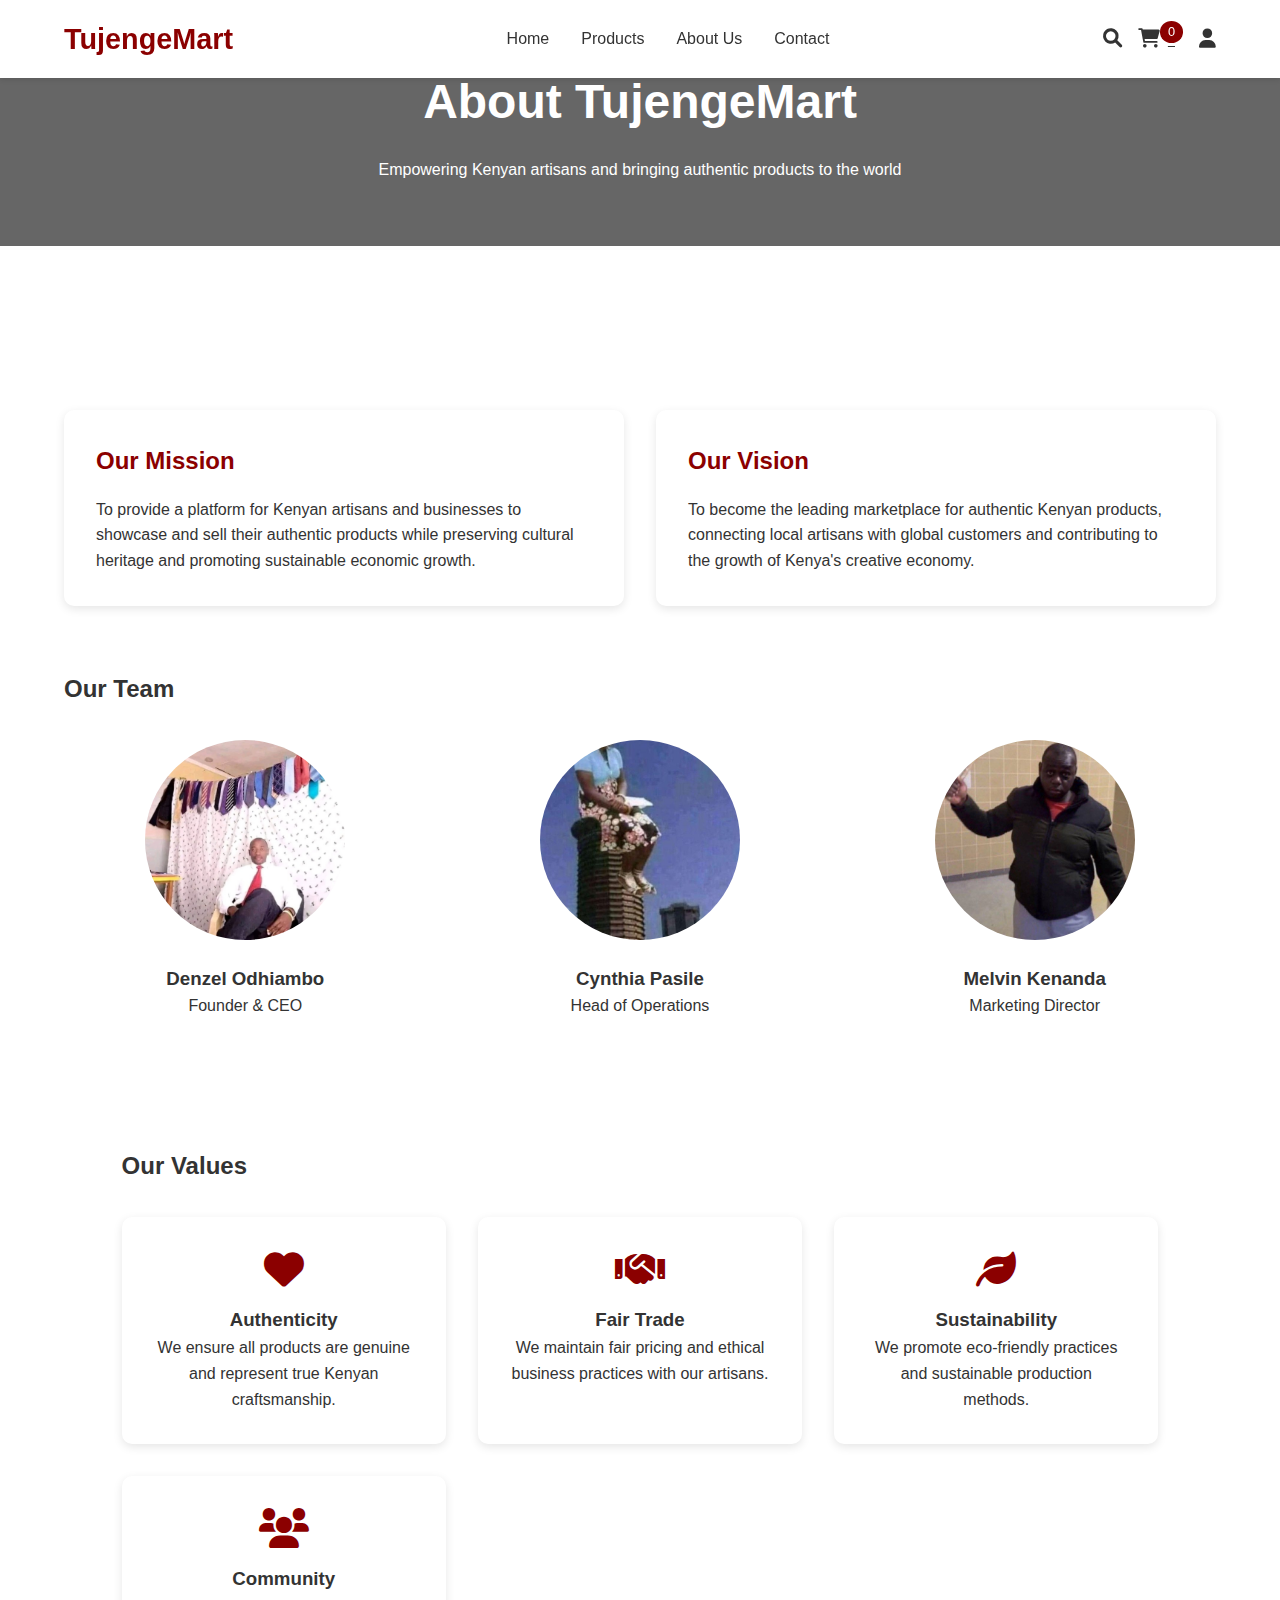
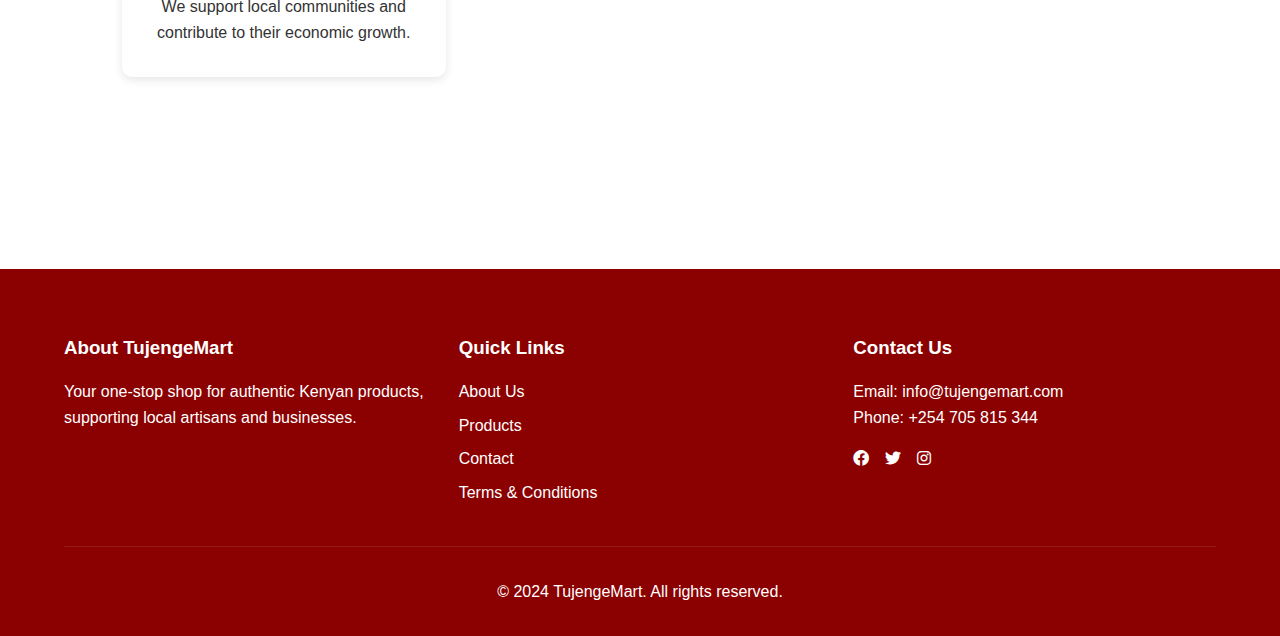
<file: about.html>
<!DOCTYPE html>
<html lang="en">
<head>
    <meta charset="UTF-8">
    <meta name="viewport" content="width=device-width, initial-scale=1.0">
    <title>About Us - TujengeMart</title>
    <link rel="stylesheet" href="styles.css">
    <link rel="stylesheet" href="https://cdnjs.cloudflare.com/ajax/libs/font-awesome/6.0.0/css/all.min.css">
    <style>
        .about-container {
            padding: 100px 5% 4rem;
        }

        .about-hero {
            background: linear-gradient(rgba(0,0,0,0.6), rgba(0,0,0,0.6)),
                        url('https://images.unsplash.com/photo-1594633312681-425c7b97ccd1?ixlib=rb-1.2.1&auto=format&fit=crop&w=1350&q=80');
            background-size: cover;
            background-position: center;
            color: white;
            text-align: center;
            padding: 4rem 2rem;
            margin-bottom: 4rem;
        }

        .about-hero h1 {
            font-size: 3rem;
            margin-bottom: 1rem;
        }

        .mission-vision {
            display: grid;
            grid-template-columns: repeat(auto-fit, minmax(300px, 1fr));
            gap: 2rem;
            margin-bottom: 4rem;
        }

        .mission-card, .vision-card {
            background: white;
            padding: 2rem;
            border-radius: 10px;
            box-shadow: 0 3px 10px rgba(0,0,0,0.1);
        }

        .mission-card h2, .vision-card h2 {
            color: var(--primary-color);
            margin-bottom: 1rem;
        }

        .team-section {
            margin-bottom: 4rem;
        }

        .team-grid {
            display: grid;
            grid-template-columns: repeat(auto-fit, minmax(250px, 1fr));
            gap: 2rem;
            margin-top: 2rem;
        }

        .team-member {
            text-align: center;
        }

        .team-member img {
            width: 200px;
            height: 200px;
            border-radius: 50%;
            object-fit: cover;
            margin-bottom: 1rem;
        }

        .values-section {
            background-color: var(--light-color);
            padding: 4rem 5%;
            margin-bottom: 4rem;
        }

        .values-grid {
            display: grid;
            grid-template-columns: repeat(auto-fit, minmax(250px, 1fr));
            gap: 2rem;
            margin-top: 2rem;
        }

        .value-card {
            background: white;
            padding: 2rem;
            border-radius: 10px;
            text-align: center;
            box-shadow: 0 3px 10px rgba(0,0,0,0.1);
        }

        .value-card i {
            font-size: 2.5rem;
            color: var(--primary-color);
            margin-bottom: 1rem;
        }
    </style>
</head>
<body>
    <header>
        <nav class="navbar">
            <div class="logo">
                <h1>TujengeMart</h1>
            </div>
            <div class="nav-links">
                <a href="index.html">Home</a>
                <a href="products.html">Products</a>
                <a href="about.html" class="active">About Us</a>
                <a href="contact.html">Contact</a>
            </div>
            <div class="nav-icons">
                <a href="#" class="search-icon"><i class="fas fa-search"></i></a>
                <a href="#" class="cart-icon"><i class="fas fa-shopping-cart"></i><span class="cart-count">0</span></a>
                <a href="#" class="user-icon"><i class="fas fa-user"></i></a>
            </div>
            <div class="hamburger">
                <span></span>
                <span></span>
                <span></span>
            </div>
        </nav>
    </header>

    <main>
        <section class="about-hero">
            <h1>About TujengeMart</h1>
            <p>Empowering Kenyan artisans and bringing authentic products to the world</p>
        </section>

        <section class="about-container">
            <div class="mission-vision">
                <div class="mission-card">
                    <h2>Our Mission</h2>
                    <p>To provide a platform for Kenyan artisans and businesses to showcase and sell their authentic products while preserving cultural heritage and promoting sustainable economic growth.</p>
                </div>
                <div class="vision-card">
                    <h2>Our Vision</h2>
                    <p>To become the leading marketplace for authentic Kenyan products, connecting local artisans with global customers and contributing to the growth of Kenya's creative economy.</p>
                </div>
            </div>

            <section class="team-section">
                <h2>Our Team</h2>
                <div class="team-grid">
                    <div class="team-member">
                        <img src="CEO.jpg" alt="Team Member">
                        <h3>Denzel Odhiambo</h3>
                        <p>Founder & CEO</p>
                    </div>
                    <div class="team-member">
                        <img src="Head.jpg" alt="Team Member">
                        <h3>Cynthia Pasile</h3>
                        <p>Head of Operations</p>
                    </div>
                    <div class="team-member">
                        <img src="Marketing.jpg" alt="Team Member">
                        <h3>Melvin Kenanda</h3>
                        <p>Marketing Director</p>
                    </div>
                </div>
            </section>

            <section class="values-section">
                <h2>Our Values</h2>
                <div class="values-grid">
                    <div class="value-card">
                        <i class="fas fa-heart"></i>
                        <h3>Authenticity</h3>
                        <p>We ensure all products are genuine and represent true Kenyan craftsmanship.</p>
                    </div>
                    <div class="value-card">
                        <i class="fas fa-handshake"></i>
                        <h3>Fair Trade</h3>
                        <p>We maintain fair pricing and ethical business practices with our artisans.</p>
                    </div>
                    <div class="value-card">
                        <i class="fas fa-leaf"></i>
                        <h3>Sustainability</h3>
                        <p>We promote eco-friendly practices and sustainable production methods.</p>
                    </div>
                    <div class="value-card">
                        <i class="fas fa-users"></i>
                        <h3>Community</h3>
                        <p>We support local communities and contribute to their economic growth.</p>
                    </div>
                </div>
            </section>
        </section>
    </main>

    <footer>
        <div class="footer-content">
            <div class="footer-section">
                <h3>About TujengeMart</h3>
                <p>Your one-stop shop for authentic Kenyan products, supporting local artisans and businesses.</p>
            </div>
            <div class="footer-section">
                <h3>Quick Links</h3>
                <ul>
                    <li><a href="about.html">About Us</a></li>
                    <li><a href="products.html">Products</a></li>
                    <li><a href="contact.html">Contact</a></li>
                    <li><a href="#">Terms & Conditions</a></li>
                </ul>
            </div>
            <div class="footer-section">
                <h3>Contact Us</h3>
                <p>Email: info@tujengemart.com</p>
                <p>Phone: +254 705 815 344</p>
                <div class="social-links">
                    <a href="#"><i class="fab fa-facebook"></i></a>
                    <a href="#"><i class="fab fa-twitter"></i></a>
                    <a href="#"><i class="fab fa-instagram"></i></a>
                </div>
            </div>
        </div>
        <div class="footer-bottom">
            <p>&copy; 2024 TujengeMart. All rights reserved.</p>
        </div>
    </footer>

    <script src="script.js"></script>
</body>
</html>
</file>
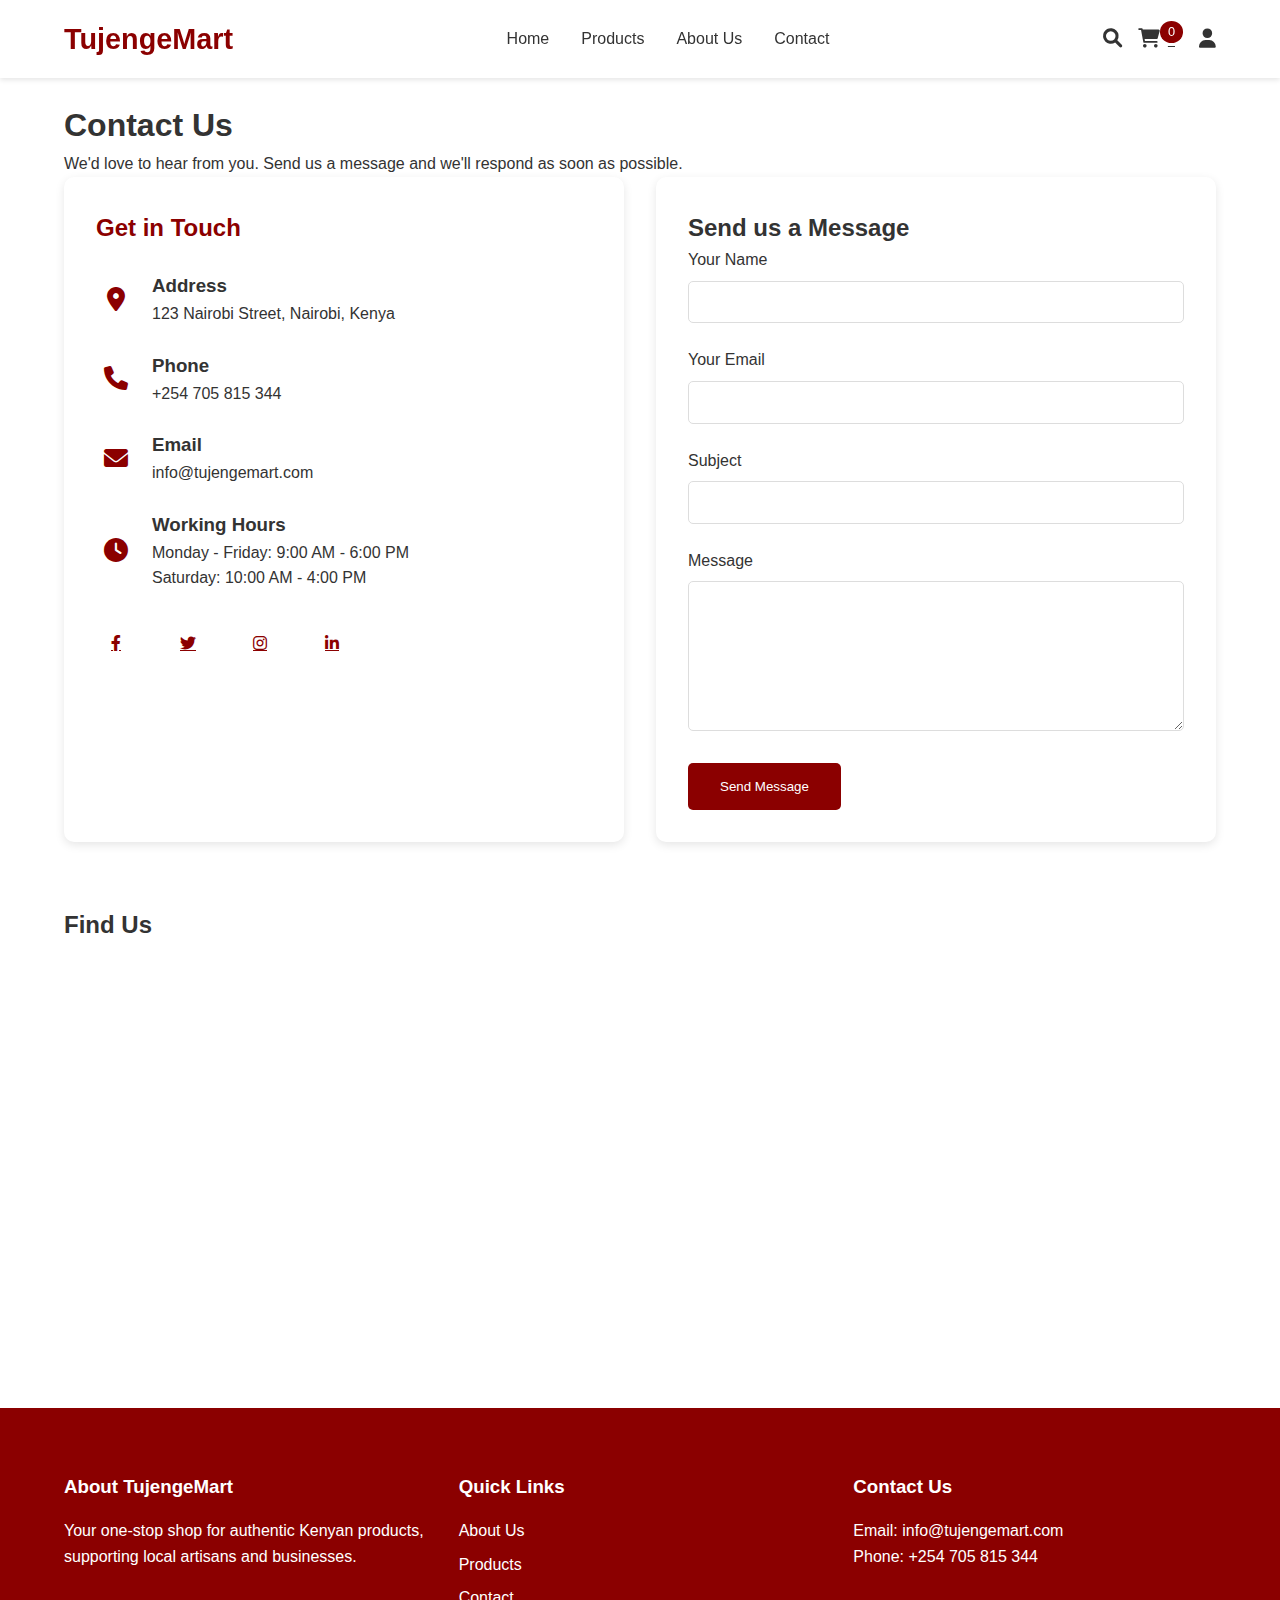
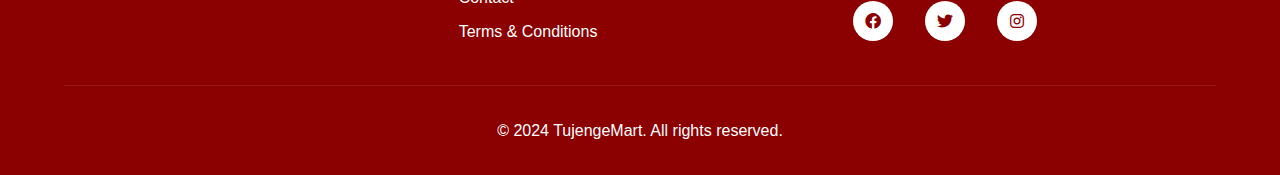
<file: contact.html>
<!DOCTYPE html>
<html lang="en">
<head>
    <meta charset="UTF-8">
    <meta name="viewport" content="width=device-width, initial-scale=1.0">
    <title>Contact Us - TujengeMart</title>
    <link rel="stylesheet" href="styles.css">
    <link rel="stylesheet" href="https://cdnjs.cloudflare.com/ajax/libs/font-awesome/6.0.0/css/all.min.css">
    <style>
        .contact-container {
            padding: 100px 5% 4rem;
        }

        .contact-grid {
            display: grid;
            grid-template-columns: repeat(auto-fit, minmax(300px, 1fr));
            gap: 2rem;
            margin-bottom: 4rem;
        }

        .contact-info {
            background: white;
            padding: 2rem;
            border-radius: 10px;
            box-shadow: 0 3px 10px rgba(0,0,0,0.1);
        }

        .contact-info h2 {
            color: var(--primary-color);
            margin-bottom: 1.5rem;
        }

        .contact-item {
            display: flex;
            align-items: center;
            margin-bottom: 1.5rem;
        }

        .contact-item i {
            font-size: 1.5rem;
            color: var(--primary-color);
            margin-right: 1rem;
            width: 40px;
            height: 40px;
            background: var(--light-color);
            border-radius: 50%;
            display: flex;
            align-items: center;
            justify-content: center;
        }

        .contact-form {
            background: white;
            padding: 2rem;
            border-radius: 10px;
            box-shadow: 0 3px 10px rgba(0,0,0,0.1);
        }

        .form-group {
            margin-bottom: 1.5rem;
        }

        .form-group label {
            display: block;
            margin-bottom: 0.5rem;
            color: var(--text-color);
        }

        .form-group input,
        .form-group textarea {
            width: 100%;
            padding: 0.8rem;
            border: 1px solid #ddd;
            border-radius: 5px;
            font-family: inherit;
        }

        .form-group textarea {
            height: 150px;
            resize: vertical;
        }

        .submit-btn {
            background-color: var(--primary-color);
            color: white;
            padding: 1rem 2rem;
            border: none;
            border-radius: 5px;
            cursor: pointer;
            transition: var(--transition);
        }

        .submit-btn:hover {
            background-color: #ff5252;
        }

        .map-section {
            margin-top: 4rem;
        }

        .map-container {
            height: 400px;
            border-radius: 10px;
            overflow: hidden;
        }

        .map-container iframe {
            width: 100%;
            height: 100%;
            border: none;
        }

        .social-links {
            margin-top: 2rem;
        }

        .social-links a {
            display: inline-flex;
            align-items: center;
            justify-content: center;
            width: 40px;
            height: 40px;
            background: var(--light-color);
            color: var(--primary-color);
            border-radius: 50%;
            margin-right: 1rem;
            transition: var(--transition);
        }

        .social-links a:hover {
            background: var(--primary-color);
            color: white;
        }
    </style>
</head>
<body>
    <header>
        <nav class="navbar">
            <div class="logo">
                <h1>TujengeMart</h1>
            </div>
            <div class="nav-links">
                <a href="index.html">Home</a>
                <a href="products.html">Products</a>
                <a href="about.html">About Us</a>
                <a href="contact.html" class="active">Contact</a>
            </div>
            <div class="nav-icons">
                <a href="#" class="search-icon"><i class="fas fa-search"></i></a>
                <a href="#" class="cart-icon"><i class="fas fa-shopping-cart"></i><span class="cart-count">0</span></a>
                <a href="#" class="user-icon"><i class="fas fa-user"></i></a>
            </div>
            <div class="hamburger">
                <span></span>
                <span></span>
                <span></span>
            </div>
        </nav>
    </header>

    <main class="contact-container">
        <h1>Contact Us</h1>
        <p>We'd love to hear from you. Send us a message and we'll respond as soon as possible.</p>

        <div class="contact-grid">
            <div class="contact-info">
                <h2>Get in Touch</h2>
                <div class="contact-item">
                    <i class="fas fa-map-marker-alt"></i>
                    <div>
                        <h3>Address</h3>
                        <p>123 Nairobi Street, Nairobi, Kenya</p>
                    </div>
                </div>
                <div class="contact-item">
                    <i class="fas fa-phone"></i>
                    <div>
                        <h3>Phone</h3>
                        <p>+254 705 815 344</p>
                    </div>
                </div>
                <div class="contact-item">
                    <i class="fas fa-envelope"></i>
                    <div>
                        <h3>Email</h3>
                        <p>info@tujengemart.com</p>
                    </div>
                </div>
                <div class="contact-item">
                    <i class="fas fa-clock"></i>
                    <div>
                        <h3>Working Hours</h3>
                        <p>Monday - Friday: 9:00 AM - 6:00 PM</p>
                        <p>Saturday: 10:00 AM - 4:00 PM</p>
                    </div>
                </div>
                <div class="social-links">
                    <a href="#"><i class="fab fa-facebook-f"></i></a>
                    <a href="#"><i class="fab fa-twitter"></i></a>
                    <a href="#"><i class="fab fa-instagram"></i></a>
                    <a href="#"><i class="fab fa-linkedin-in"></i></a>
                </div>
            </div>

            <div class="contact-form">
                <h2>Send us a Message</h2>
                <form id="contactForm" onsubmit="return handleSubmit(event)">
                    <div class="form-group">
                        <label for="name">Your Name</label>
                        <input type="text" id="name" name="name" required>
                    </div>
                    <div class="form-group">
                        <label for="email">Your Email</label>
                        <input type="email" id="email" name="email" required>
                    </div>
                    <div class="form-group">
                        <label for="subject">Subject</label>
                        <input type="text" id="subject" name="subject" required>
                    </div>
                    <div class="form-group">
                        <label for="message">Message</label>
                        <textarea id="message" name="message" required></textarea>
                    </div>
                    <button type="submit" class="submit-btn">Send Message</button>
                </form>
            </div>
        </div>

        <section class="map-section">
            <h2>Find Us</h2>
            <div class="map-container">
                <iframe src="https://www.google.com/maps/embed?pb=!1m18!1m12!1m3!1d3988.8192213760123!2d36.82194561475836!3d-1.281999835979253!2m3!1f0!2f0!3f0!3m2!1i1024!2i768!4f13.1!3m3!1m2!1s0x182f10d5a0c0c0c1%3A0x1c0c0c0c0c0c0c0c!2sNairobi%2C%20Kenya!5e0!3m2!1sen!2ske!4v1620000000000!5m2!1sen!2ske" allowfullscreen="" loading="lazy"></iframe>
            </div>
        </section>
    </main>

    <footer>
        <div class="footer-content">
            <div class="footer-section">
                <h3>About TujengeMart</h3>
                <p>Your one-stop shop for authentic Kenyan products, supporting local artisans and businesses.</p>
            </div>
            <div class="footer-section">
                <h3>Quick Links</h3>
                <ul>
                    <li><a href="about.html">About Us</a></li>
                    <li><a href="products.html">Products</a></li>
                    <li><a href="contact.html">Contact</a></li>
                    <li><a href="#">Terms & Conditions</a></li>
                </ul>
            </div>
            <div class="footer-section">
                <h3>Contact Us</h3>
                <p>Email: info@tujengemart.com</p>
                <p>Phone: +254 705 815 344</p>
                <div class="social-links">
                    <a href="#"><i class="fab fa-facebook"></i></a>
                    <a href="#"><i class="fab fa-twitter"></i></a>
                    <a href="#"><i class="fab fa-instagram"></i></a>
                </div>
            </div>
        </div>
        <div class="footer-bottom">
            <p>&copy; 2024 TujengeMart. All rights reserved.</p>
        </div>
    </footer>

    <script src="script.js"></script>
    <script>
        function handleSubmit(event) {
            event.preventDefault();
            
            // Get form data
            const formData = {
                name: document.getElementById('name').value,
                email: document.getElementById('email').value,
                subject: document.getElementById('subject').value,
                message: document.getElementById('message').value
            };

            // Show success message
            alert('Thank you for your message! We will get back to you soon.');
            
            // Reset form
            document.getElementById('contactForm').reset();
            
            return false;
        }
    </script>
</body>
</html>
</file>
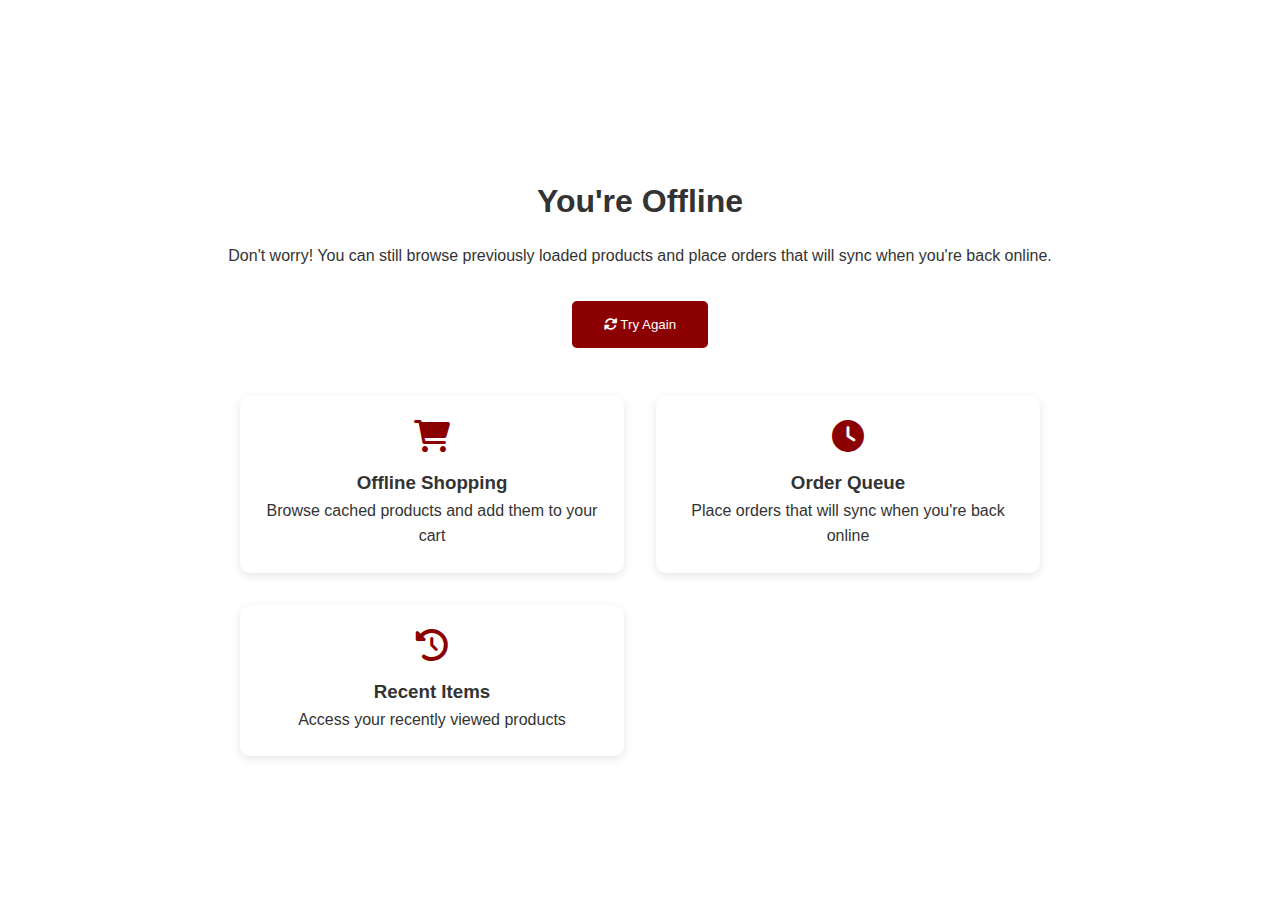
<file: offline.html>
<!DOCTYPE html>
<html lang="en">
<head>
    <meta charset="UTF-8">
    <meta name="viewport" content="width=device-width, initial-scale=1.0">
    <title>Offline - TujengeMart</title>
    <link rel="stylesheet" href="styles.css">
    <link rel="stylesheet" href="https://cdnjs.cloudflare.com/ajax/libs/font-awesome/6.0.0/css/all.min.css">
    <style>
        .offline-container {
            height: 100vh;
            display: flex;
            flex-direction: column;
            align-items: center;
            justify-content: center;
            text-align: center;
            padding: 2rem;
        }

        .offline-icon {
            font-size: 5rem;
            color: var(--primary-color);
            margin-bottom: 2rem;
        }

        .offline-title {
            font-size: 2rem;
            margin-bottom: 1rem;
        }

        .offline-message {
            margin-bottom: 2rem;
            color: var(--text-color);
        }

        .retry-button {
            padding: 1rem 2rem;
            background-color: var(--primary-color);
            color: white;
            border: none;
            border-radius: 5px;
            cursor: pointer;
            transition: var(--transition);
        }

        .retry-button:hover {
            background-color: #ff5252;
        }

        .offline-features {
            margin-top: 3rem;
            display: grid;
            grid-template-columns: repeat(auto-fit, minmax(250px, 1fr));
            gap: 2rem;
            max-width: 800px;
        }

        .feature {
            padding: 1.5rem;
            background: white;
            border-radius: 10px;
            box-shadow: 0 3px 10px rgba(0,0,0,0.1);
        }

        .feature i {
            font-size: 2rem;
            color: var(--primary-color);
            margin-bottom: 1rem;
        }
    </style>
</head>
<body>
    <main class="offline-container">
        <i class="fas fa-wifi-slash offline-icon"></i>
        <h1 class="offline-title">You're Offline</h1>
        <p class="offline-message">Don't worry! You can still browse previously loaded products and place orders that will sync when you're back online.</p>
        
        <button class="retry-button" onclick="window.location.reload()">
            <i class="fas fa-sync-alt"></i> Try Again
        </button>

        <div class="offline-features">
            <div class="feature">
                <i class="fas fa-shopping-cart"></i>
                <h3>Offline Shopping</h3>
                <p>Browse cached products and add them to your cart</p>
            </div>
            <div class="feature">
                <i class="fas fa-clock"></i>
                <h3>Order Queue</h3>
                <p>Place orders that will sync when you're back online</p>
            </div>
            <div class="feature">
                <i class="fas fa-history"></i>
                <h3>Recent Items</h3>
                <p>Access your recently viewed products</p>
            </div>
        </div>
    </main>

    <script>
        // Check online status
        window.addEventListener('online', () => {
            window.location.reload();
        });
    </script>
</body>
</html>
</file>
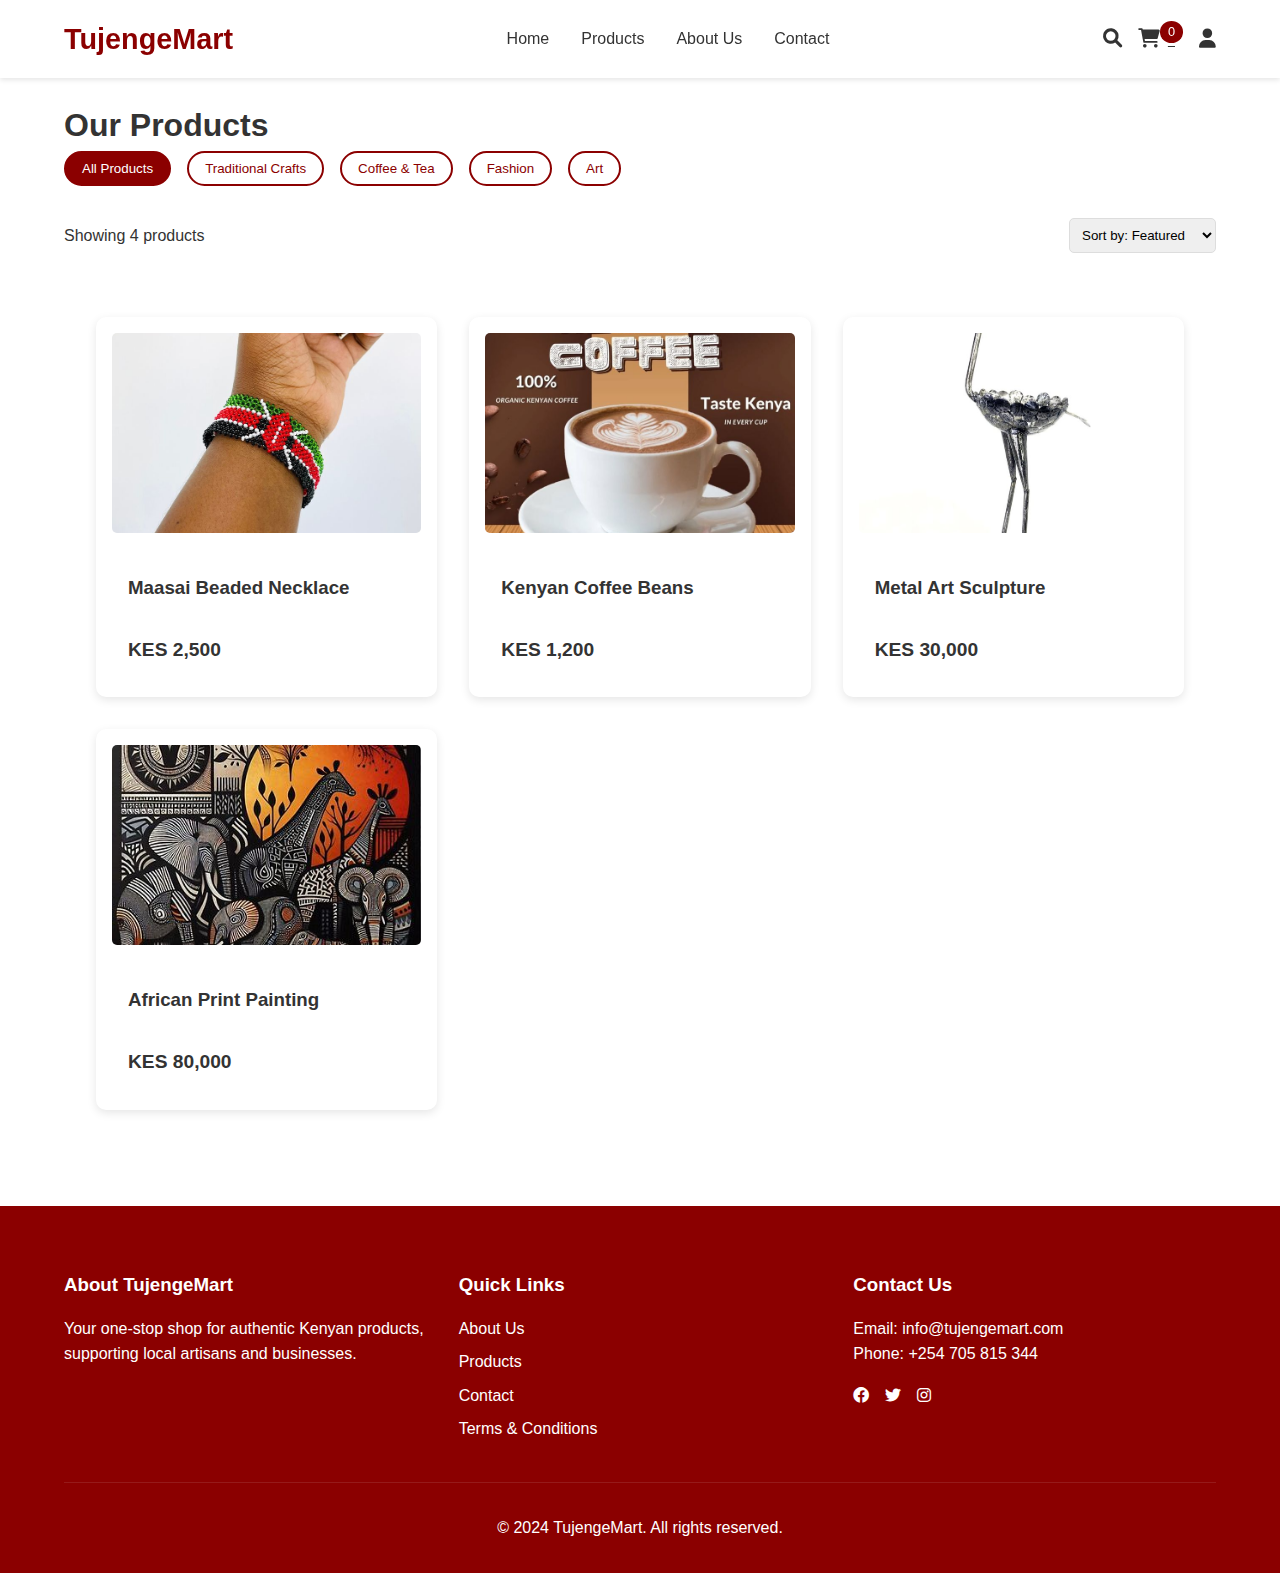
<file: products.html>
<!DOCTYPE html>
<html lang="en">
<head>
    <meta charset="UTF-8">
    <meta name="viewport" content="width=device-width, initial-scale=1.0">
    <title>Products - TujengeMart</title>
    <link rel="stylesheet" href="styles.css">
    <link rel="stylesheet" href="https://cdnjs.cloudflare.com/ajax/libs/font-awesome/6.0.0/css/all.min.css">
    <style>
        .products-container {
            padding: 100px 5% 4rem;
        }

        .filters {
            display: flex;
            gap: 1rem;
            margin-bottom: 2rem;
            flex-wrap: wrap;
        }

        .filter-btn {
            padding: 0.5rem 1rem;
            border: 2px solid var(--primary-color);
            border-radius: 25px;
            background: none;
            color: var(--primary-color);
            cursor: pointer;
            transition: var(--transition);
        }

        .filter-btn:hover,
        .filter-btn.active {
            background: var(--primary-color);
            color: white;
        }

        .sort-container {
            display: flex;
            justify-content: space-between;
            align-items: center;
            margin-bottom: 2rem;
        }

        .sort-select {
            padding: 0.5rem;
            border: 1px solid #ddd;
            border-radius: 5px;
        }
    </style>
</head>
<body>
    <header>
        <nav class="navbar">
            <div class="logo">
                <h1>TujengeMart</h1>
            </div>
            <div class="nav-links">
                <a href="index.html">Home</a>
                <a href="products.html" class="active">Products</a>
                <a href="about.html">About Us</a>
                <a href="contact.html">Contact</a>
            </div>
            <div class="nav-icons">
                <a href="#" class="search-icon"><i class="fas fa-search"></i></a>
                <a href="#" class="cart-icon"><i class="fas fa-shopping-cart"></i><span class="cart-count">0</span></a>
                <a href="#" class="user-icon"><i class="fas fa-user"></i></a>
            </div>
            <div class="hamburger">
                <span></span>
                <span></span>
                <span></span>
            </div>
        </nav>
    </header>

    <main class="products-container">
        <h1>Our Products</h1>
        
        <div class="filters">
            <button class="filter-btn active" data-category="all">All Products</button>
            <button class="filter-btn" data-category="Traditional Crafts">Traditional Crafts</button>
            <button class="filter-btn" data-category="Coffee & Tea">Coffee & Tea</button>
            <button class="filter-btn" data-category="Fashion">Fashion</button>
            <button class="filter-btn" data-category="Art">Art</button>
        </div>

        <div class="sort-container">
            <p>Showing <span id="product-count">0</span> products</p>
            <select class="sort-select" id="sort-select">
                <option value="default">Sort by: Featured</option>
                <option value="price-low">Price: Low to High</option>
                <option value="price-high">Price: High to Low</option>
                <option value="name-asc">Name: A to Z</option>
                <option value="name-desc">Name: Z to A</option>
            </select>
        </div>

        <div class="product-grid">
            <!-- Products will be loaded dynamically via JavaScript -->
        </div>
    </main>

    <footer>
        <div class="footer-content">
            <div class="footer-section">
                <h3>About TujengeMart</h3>
                <p>Your one-stop shop for authentic Kenyan products, supporting local artisans and businesses.</p>
            </div>
            <div class="footer-section">
                <h3>Quick Links</h3>
                <ul>
                    <li><a href="about.html">About Us</a></li>
                    <li><a href="products.html">Products</a></li>
                    <li><a href="contact.html">Contact</a></li>
                    <li><a href="#">Terms & Conditions</a></li>
                </ul>
            </div>
            <div class="footer-section">
                <h3>Contact Us</h3>
                <p>Email: info@tujengemart.com</p>
                <p>Phone: +254 705 815 344</p>
                <div class="social-links">
                    <a href="#"><i class="fab fa-facebook"></i></a>
                    <a href="#"><i class="fab fa-twitter"></i></a>
                    <a href="#"><i class="fab fa-instagram"></i></a>
                </div>
            </div>
        </div>
        <div class="footer-bottom">
            <p>&copy; 2024 TujengeMart. All rights reserved.</p>
        </div>
    </footer>

    <script src="script.js"></script>
    <script>
        // Additional products page functionality
        const filterButtons = document.querySelectorAll('.filter-btn');
        const sortSelect = document.getElementById('sort-select');
        const productCount = document.getElementById('product-count');

        // Filter functionality
        filterButtons.forEach(button => {
            button.addEventListener('click', () => {
                // Remove active class from all buttons
                filterButtons.forEach(btn => btn.classList.remove('active'));
                // Add active class to clicked button
                button.classList.add('active');
                
                const category = button.dataset.category;
                filterProducts(category);
            });
        });

        // Sort functionality
        sortSelect.addEventListener('change', () => {
            const sortValue = sortSelect.value;
            sortProducts(sortValue);
        });

        function filterProducts(category) {
            let filteredProducts = products;
            if (category !== 'all') {
                filteredProducts = products.filter(product => product.category === category);
            }
            displayFilteredProducts(filteredProducts);
            updateProductCount(filteredProducts.length);
        }

        function sortProducts(sortValue) {
            let sortedProducts = [...products];
            
            switch(sortValue) {
                case 'price-low':
                    sortedProducts.sort((a, b) => a.price - b.price);
                    break;
                case 'price-high':
                    sortedProducts.sort((a, b) => b.price - a.price);
                    break;
                case 'name-asc':
                    sortedProducts.sort((a, b) => a.name.localeCompare(b.name));
                    break;
                case 'name-desc':
                    sortedProducts.sort((a, b) => b.name.localeCompare(a.name));
                    break;
            }
            
            displayFilteredProducts(sortedProducts);
        }

        function updateProductCount(count) {
            productCount.textContent = count;
        }

        // Initialize products page
        document.addEventListener('DOMContentLoaded', () => {
            displayProducts();
            updateProductCount(products.length);
        });
    </script>
</body>
</html>
</file>
<file: styles.css>
/* Reset and base styles */
* {
    margin: 0;
    padding: 0;
    box-sizing: border-box;
}

/* Theme Variables */
:root {
    /* Updated Color Scheme */
    --primary-color: #8B0000; /* Dark Red */
    --secondary-color: #FFD700; /* Gold */
    --dark-color: #1a1a1a;
    --light-color: #ffffff;
    --text-color: #333;
    --background-color: #fff;
    --card-bg: #fff;
    --header-bg: #fff;
    --footer-bg: #8B0000;
    --shadow-color: rgba(0,0,0,0.1);
    --border-color: #eee;
    --transition: all 0.3s ease;
    --header-height: 80px;
}

[data-theme="dark"] {
    --primary-color: #8B0000;
    --secondary-color: #FFD700;
    --dark-color: #1a1a1a;
    --light-color: #2d2d2d;
    --text-color: #fff;
    --background-color: #121212;
    --card-bg: #1e1e1e;
    --header-bg: #1e1e1e;
    --footer-bg: #1a1a1a;
    --shadow-color: rgba(0,0,0,0.3);
    --border-color: #333;
}

body {
    font-family: 'Segoe UI', Tahoma, Geneva, Verdana, sans-serif;
    line-height: 1.6;
    color: var(--text-color);
    background-color: var(--background-color);
}

/* Header and Navigation */
.navbar {
    display: flex;
    justify-content: space-between;
    align-items: center;
    padding: 1rem 5%;
    background-color: var(--header-bg);
    box-shadow: 0 2px 5px rgba(0,0,0,0.1);
    position: fixed;
    width: 100%;
    top: 0;
    z-index: 1000;
}

.logo {
    display: flex;
    align-items: center;
    gap: 1rem;
}

.logo-icon {
    width: 40px;
    height: 40px;
    background: var(--primary-color);
    border-radius: 50%;
    display: flex;
    align-items: center;
    justify-content: center;
    color: white;
    font-size: 1.5rem;
    position: relative;
}

.logo-icon::after {
    content: '';
    position: absolute;
    width: 100%;
    height: 100%;
    border: 2px solid var(--secondary-color);
    border-radius: 50%;
    animation: pulse 2s infinite;
}

@keyframes pulse {
    0% {
        transform: scale(1);
        opacity: 1;
    }
    50% {
        transform: scale(1.2);
        opacity: 0.5;
    }
    100% {
        transform: scale(1);
        opacity: 1;
    }
}

.logo h1 {
    color: var(--primary-color);
    font-size: 1.8rem;
}

.nav-links {
    display: flex;
    gap: 2rem;
}

.nav-links a {
    text-decoration: none;
    color: var(--text-color);
    font-weight: 500;
    transition: color 0.3s;
}

.nav-links a:hover {
    color: var(--primary-color);
}

.nav-icons {
    display: flex;
    gap: 1rem;
    align-items: center;
}

.nav-icons button,
.nav-icons a {
    background: none;
    border: none;
    font-size: 1.2rem;
    color: var(--text-color);
    cursor: pointer;
}

.nav-icons a:hover {
    color: var(--primary-color);
}

.cart-count {
    background-color: var(--primary-color);
    color: white;
    padding: 0.2rem 0.5rem;
    border-radius: 50%;
    font-size: 0.8rem;
    position: relative;
    top: -8px;
}

.hamburger {
    display: none;
    flex-direction: column;
    gap: 5px;
    cursor: pointer;
}

.hamburger span {
    width: 25px;
    height: 3px;
    background-color: var(--text-color);
    transition: 0.3s;
}

/* Hero Section */
.hero {
    height: 100vh;
    background: linear-gradient(rgba(0,0,0,0.5), rgba(0,0,0,0.5)), url('https://images.unsplash.com/photo-1594633312681-425c7b97ccd1?ixlib=rb-1.2.1&auto=format&fit=crop&w=1920&q=80');
    background-size: cover;
    background-position: center;
    display: flex;
    align-items: center;
    justify-content: center;
    text-align: center;
    color: white;
    padding: 0 1rem;
    margin-top: var(--header-height);
}

.hero-content {
    max-width: 800px;
}

.hero h2 {
    font-size: 3rem;
    margin-bottom: 1rem;
}

.hero-buttons {
    display: flex;
    gap: 1rem;
    justify-content: center;
    margin-top: 2rem;
}

.cta-button,
.vendor-button {
    padding: 1rem 2rem;
    border: none;
    border-radius: 5px;
    font-weight: bold;
    cursor: pointer;
    transition: transform 0.3s;
}

.cta-button {
    background-color: var(--primary-color);
    color: white;
}

.vendor-button {
    background-color: transparent;
    border: 2px solid white;
    color: white;
}

.cta-button:hover {
    background-color: #ff5252;
    transform: translateY(-2px);
}

.vendor-button:hover {
    background-color: white;
    color: var(--primary-color);
    transform: translateY(-2px);
}

/* Featured Categories */
.featured-categories {
    padding: 4rem 5%;
}

.featured-categories h2 {
    text-align: center;
    margin-bottom: 2rem;
}

.category-grid {
    display: grid;
    grid-template-columns: repeat(auto-fit, minmax(250px, 1fr));
    gap: 2rem;
    margin-top: 2rem;
}

.category-card {
    position: relative;
    overflow: hidden;
    border-radius: 10px;
    box-shadow: 0 3px 10px var(--shadow-color);
    cursor: pointer;
    transition: transform 0.3s ease;
}

.category-card:hover {
    transform: translateY(-5px);
}

.category-card::before {
    content: '';
    position: absolute;
    top: 0;
    left: 0;
    width: 100%;
    height: 100%;
    background: linear-gradient(to bottom, transparent, rgba(139, 0, 0, 0.7));
    opacity: 0;
    transition: opacity 0.3s ease;
}

.category-card:hover::before {
    opacity: 1;
}

.category-card img {
    width: 100%;
    height: 200px;
    object-fit: cover;
    transition: transform 0.3s;
}

.category-card:hover img {
    transform: scale(1.1);
}

.category-card h3 {
    position: absolute;
    bottom: 0;
    left: 0;
    right: 0;
    padding: 1rem;
    background: linear-gradient(transparent, rgba(0,0,0,0.7));
    color: white;
    margin: 0;
}

/* Featured Products */
.featured-products {
    padding: 4rem 5%;
    background-color: #f9f9f9;
}

.featured-products h2 {
    text-align: center;
    margin-bottom: 2rem;
}

.product-grid {
    display: grid;
    grid-template-columns: repeat(auto-fit, minmax(250px, 1fr));
    gap: 2rem;
    padding: 2rem;
}

.product-card {
    background: var(--card-bg);
    border-radius: 10px;
    overflow: hidden;
    box-shadow: 0 3px 10px var(--shadow-color);
    transition: transform 0.3s ease;
    position: relative;
}

.product-card:hover {
    transform: translateY(-5px);
}

.product-card img {
    width: 100%;
    height: 200px;
    object-fit: cover;
}

.product-card h3 {
    padding: 1rem;
    margin: 0;
}

.product-card p {
    padding: 0 1rem 1rem;
    color: var(--text-color);
}

.product-card .add-to-cart {
    position: absolute;
    bottom: -50px;
    left: 0;
    width: 100%;
    padding: 1rem;
    background: var(--primary-color);
    color: white;
    border: none;
    transition: bottom 0.3s ease;
}

.product-card:hover .add-to-cart {
    bottom: 0;
}

/* Jua Kali Section */
.jua-kali-section {
    padding: 4rem 5%;
}

.jua-kali-section h2 {
    text-align: center;
    margin-bottom: 2rem;
}

.artisan-grid {
    display: grid;
    grid-template-columns: repeat(auto-fit, minmax(250px, 1fr));
    gap: 2rem;
}

.artisan-card {
    background: var(--card-bg);
    border-radius: 10px;
    overflow: hidden;
    box-shadow: 0 3px 10px rgba(0,0,0,0.1);
    border: 1px solid var(--border-color);
    transition: var(--transition);
}

.artisan-card:hover {
    transform: translateY(-5px);
}

.artisan-card img {
    width: 100%;
    height: 200px;
    object-fit: cover;
}

.artisan-card h3 {
    padding: 1rem;
    margin: 0;
}

.artisan-card p {
    padding: 0 1rem 1rem;
    color: var(--text-color);
}

/* Payment Methods */
.payment-methods {
    padding: 4rem 5%;
    background-color: var(--light-color);
}

.payment-methods h2 {
    text-align: center;
    margin-bottom: 2rem;
}

.payment-grid {
    display: grid;
    grid-template-columns: repeat(auto-fit, minmax(200px, 1fr));
    gap: 2rem;
    max-width: 800px;
    margin: 0 auto;
}

.payment-method {
    background: var(--card-bg);
    padding: 2rem;
    border-radius: 10px;
    text-align: center;
    box-shadow: 0 3px 10px rgba(0,0,0,0.1);
    border: 1px solid var(--border-color);
    transition: var(--transition);
}

.payment-method:hover {
    transform: translateY(-5px);
}

.payment-method img {
    width: 120px;
    height: 60px;
    object-fit: contain;
    margin-bottom: 1rem;
}

/* Chatbot */
.chatbot-container {
    position: fixed;
    bottom: 2rem;
    right: 2rem;
    z-index: 1000;
}

.chatbot-toggle {
    width: 60px;
    height: 60px;
    border-radius: 50%;
    background-color: var(--primary-color);
    color: white;
    border: none;
    cursor: pointer;
    box-shadow: 0 3px 10px rgba(0,0,0,0.2);
}

.chatbot-toggle:hover {
    transform: scale(1.1);
}

.chatbot-window {
    position: fixed;
    bottom: 5rem;
    right: 2rem;
    width: 350px;
    height: 500px;
    background: var(--card-bg);
    border-radius: 10px;
    box-shadow: 0 3px 20px rgba(0,0,0,0.2);
    display: none;
}

.chatbot-window.active {
    display: block;
}

.chatbot-header {
    padding: 1rem;
    background-color: var(--primary-color);
    color: white;
    border-radius: 10px 10px 0 0;
    display: flex;
    justify-content: space-between;
    align-items: center;
}

.chatbot-header button {
    background: none;
    border: none;
    color: white;
    cursor: pointer;
}

.chatbot-messages {
    height: 380px;
    padding: 1rem;
    overflow-y: auto;
    display: flex;
    flex-direction: column;
    gap: 1rem;
}

.message {
    margin-bottom: 1rem;
    padding: 0.8rem;
    border-radius: 10px;
    max-width: 80%;
    background-color: var(--light-color);
}

.user-message {
    background-color: var(--primary-color);
    color: white;
}

.bot-message {
    background-color: var(--light-color);
    color: var(--text-color);
}

.bot-message.suggestion {
    background-color: var(--primary-color);
    color: white;
}

.bot-message.error {
    background-color: #ff4444;
    color: white;
}

.chatbot-input {
    padding: 1rem;
    border-top: 1px solid #eee;
    display: flex;
    gap: 0.5rem;
}

.chatbot-input input {
    flex: 1;
    padding: 0.5rem;
    border: 1px solid #ddd;
    border-radius: 5px;
}

.chatbot-input button {
    background-color: var(--primary-color);
    color: white;
    border: none;
    border-radius: 5px;
    padding: 0.5rem 1rem;
    cursor: pointer;
    transition: var(--transition);
}

.chatbot-input button:hover {
    background-color: #ff5252;
}

/* Why Choose Us Section */
.why-choose-us {
    padding: 4rem 5%;
}

.why-choose-us h2 {
    text-align: center;
    margin-bottom: 2rem;
}

.features-grid {
    display: grid;
    grid-template-columns: repeat(auto-fit, minmax(250px, 1fr));
    gap: 2rem;
    margin-top: 2rem;
}

.feature {
    text-align: center;
    padding: 2rem;
}

.feature i {
    font-size: 2.5rem;
    color: var(--primary-color);
    margin-bottom: 1rem;
}

/* Footer */
footer {
    background-color: var(--footer-bg);
    color: white;
    padding: 4rem 5% 2rem;
}

.footer-content {
    display: grid;
    grid-template-columns: repeat(auto-fit, minmax(250px, 1fr));
    gap: 2rem;
}

.footer-section h3 {
    margin-bottom: 1rem;
}

.footer-section ul {
    list-style: none;
}

.footer-section ul li {
    margin-bottom: 0.5rem;
}

.footer-section a {
    color: white;
    text-decoration: none;
    transition: var(--transition);
}

.footer-section a:hover {
    color: var(--primary-color);
}

.social-links {
    display: flex;
    gap: 1rem;
    margin-top: 1rem;
}

.footer-bottom {
    text-align: center;
    margin-top: 2rem;
    padding-top: 2rem;
    border-top: 1px solid rgba(255,255,255,0.1);
}

/* Media Queries */
/* Tablet */
@media screen and (max-width: 1024px) {
    .hero h2 {
        font-size: 2.5rem;
    }
    
    .nav-links {
        gap: 1rem;
    }
}

/* Mobile */
@media screen and (max-width: 768px) {
    .navbar {
        padding: 1rem;
    }

    .nav-links {
        display: none;
        position: absolute;
        top: var(--header-height);
        left: 0;
        width: 100%;
        background: white;
        flex-direction: column;
        padding: 1rem;
        box-shadow: 0 2px 5px rgba(0,0,0,0.1);
    }

    .nav-links.active {
        display: flex;
    }

    .hamburger {
        display: flex;
    }

    .hero h2 {
        font-size: 2rem;
    }

    .hero-buttons {
        flex-direction: column;
    }

    .chatbot-window {
        width: 100%;
        height: 100%;
        bottom: 0;
        right: 0;
        border-radius: 0;
    }

    .chatbot-toggle {
        width: 50px;
        height: 50px;
    }
}

/* Small Mobile */
@media screen and (max-width: 480px) {
    .hero h2 {
        font-size: 1.8rem;
    }

    .nav-icons {
        gap: 0.5rem;
    }

    .featured-categories,
    .featured-products,
    .why-choose-us {
        padding: 2rem 1rem;
    }
}

/* Theme Toggle Button */
.theme-toggle {
    background: none;
    border: none;
    color: var(--text-color);
    font-size: 1.2rem;
    cursor: pointer;
    padding: 0.5rem;
    transition: var(--transition);
}

.theme-toggle:hover {
    color: var(--primary-color);
}

/* Cart Styles */
.cart-modal {
    position: fixed;
    top: 0;
    right: -400px;
    width: 400px;
    height: 100vh;
    background-color: var(--card-bg);
    box-shadow: -2px 0 5px var(--shadow-color);
    transition: right 0.3s ease;
    z-index: 1001;
    padding: 2rem;
}

.cart-modal.active {
    right: 0;
}

.cart-header {
    display: flex;
    justify-content: space-between;
    align-items: center;
    margin-bottom: 2rem;
}

.cart-items {
    max-height: calc(100vh - 250px);
    overflow-y: auto;
}

.cart-item {
    display: flex;
    gap: 1rem;
    padding: 1rem 0;
    border-bottom: 1px solid var(--border-color);
}

.cart-item img {
    width: 80px;
    height: 80px;
    object-fit: cover;
    border-radius: 5px;
}

.cart-item-details {
    flex: 1;
}

.cart-item-price {
    color: var(--primary-color);
    font-weight: bold;
}

.cart-total {
    margin-top: 2rem;
    padding-top: 1rem;
    border-top: 2px solid var(--border-color);
}

.cart-total h3 {
    display: flex;
    justify-content: space-between;
    margin-bottom: 1rem;
}

.checkout-button {
    width: 100%;
    padding: 1rem;
    background-color: var(--primary-color);
    color: white;
    border: none;
    border-radius: 5px;
    cursor: pointer;
    transition: var(--transition);
}

.checkout-button:hover {
    background-color: #ff5252;
}

/* Login Modal */
.login-modal {
    display: none;
    position: fixed;
    top: 0;
    left: 0;
    width: 100%;
    height: 100%;
    background-color: rgba(0,0,0,0.5);
    z-index: 1002;
}

.login-modal.active {
    display: flex;
    justify-content: center;
    align-items: center;
}

.login-form {
    background-color: var(--card-bg);
    padding: 2rem;
    border-radius: 10px;
    width: 100%;
    max-width: 400px;
}

.login-form h2 {
    margin-bottom: 1.5rem;
    text-align: center;
}

.form-group {
    position: relative;
    margin-bottom: 1.5rem;
}

.form-group label {
    display: block;
    margin-bottom: 0.5rem;
}

.form-group input {
    width: 100%;
    padding: 0.8rem;
    border: 2px solid var(--border-color);
    border-radius: 5px;
    transition: border-color 0.3s ease;
}

.form-group input:focus {
    border-color: var(--primary-color);
    outline: none;
}

.form-group .error-message {
    color: #ff4444;
    font-size: 0.8rem;
    margin-top: 0.5rem;
    display: none;
}

.form-group.error input {
    border-color: #ff4444;
}

.form-group.error .error-message {
    display: block;
}

.login-button {
    width: 100%;
    padding: 1rem;
    background-color: var(--primary-color);
    color: white;
    border: none;
    border-radius: 5px;
    cursor: pointer;
    transition: var(--transition);
}

.login-button:hover {
    background-color: #ff5252;
}

/* AI Assistant Improvements */
.chatbot-messages {
    display: flex;
    flex-direction: column;
    gap: 1rem;
}

.bot-message {
    background-color: var(--light-color);
    padding: 1rem;
    border-radius: 10px;
    max-width: 80%;
}

.bot-message.suggestion {
    background-color: var(--primary-color);
    color: white;
}

.bot-message.error {
    background-color: #ff4444;
    color: white;
}

/* Interactive Elements */
.quantity-control {
    display: flex;
    align-items: center;
    gap: 1rem;
    margin-top: 1rem;
}

.quantity-control button {
    width: 30px;
    height: 30px;
    border: none;
    background: var(--primary-color);
    color: white;
    border-radius: 50%;
    cursor: pointer;
    transition: transform 0.3s ease;
}

.quantity-control button:hover {
    transform: scale(1.1);
}

/* Toast Notification */
.toast {
    position: fixed;
    bottom: 2rem;
    right: 2rem;
    padding: 1rem 2rem;
    background: var(--primary-color);
    color: white;
    border-radius: 5px;
    box-shadow: 0 3px 10px var(--shadow-color);
    transform: translateY(100px);
    opacity: 0;
    transition: all 0.3s ease;
}

.toast.show {
    transform: translateY(0);
    opacity: 1;
}

/* Loading Spinner */
.spinner {
    width: 40px;
    height: 40px;
    border: 4px solid var(--border-color);
    border-top: 4px solid var(--primary-color);
    border-radius: 50%;
    animation: spin 1s linear infinite;
    display: none;
}

.spinner.show {
    display: block;
}

@keyframes spin {
    0% { transform: rotate(0deg); }
    100% { transform: rotate(360deg); }
}

/* Category Section */
.category-section {
    padding: 4rem 5%;
}

.category-filters {
    display: flex;
    gap: 1rem;
    margin-bottom: 2rem;
    flex-wrap: wrap;
}

.filter-button {
    padding: 0.5rem 1rem;
    border: 2px solid var(--primary-color);
    border-radius: 20px;
    background: transparent;
    color: var(--primary-color);
    cursor: pointer;
    transition: all 0.3s ease;
}

.filter-button.active {
    background: var(--primary-color);
    color: white;
}

.filter-button:hover {
    background: var(--primary-color);
    color: white;
}
</file>
